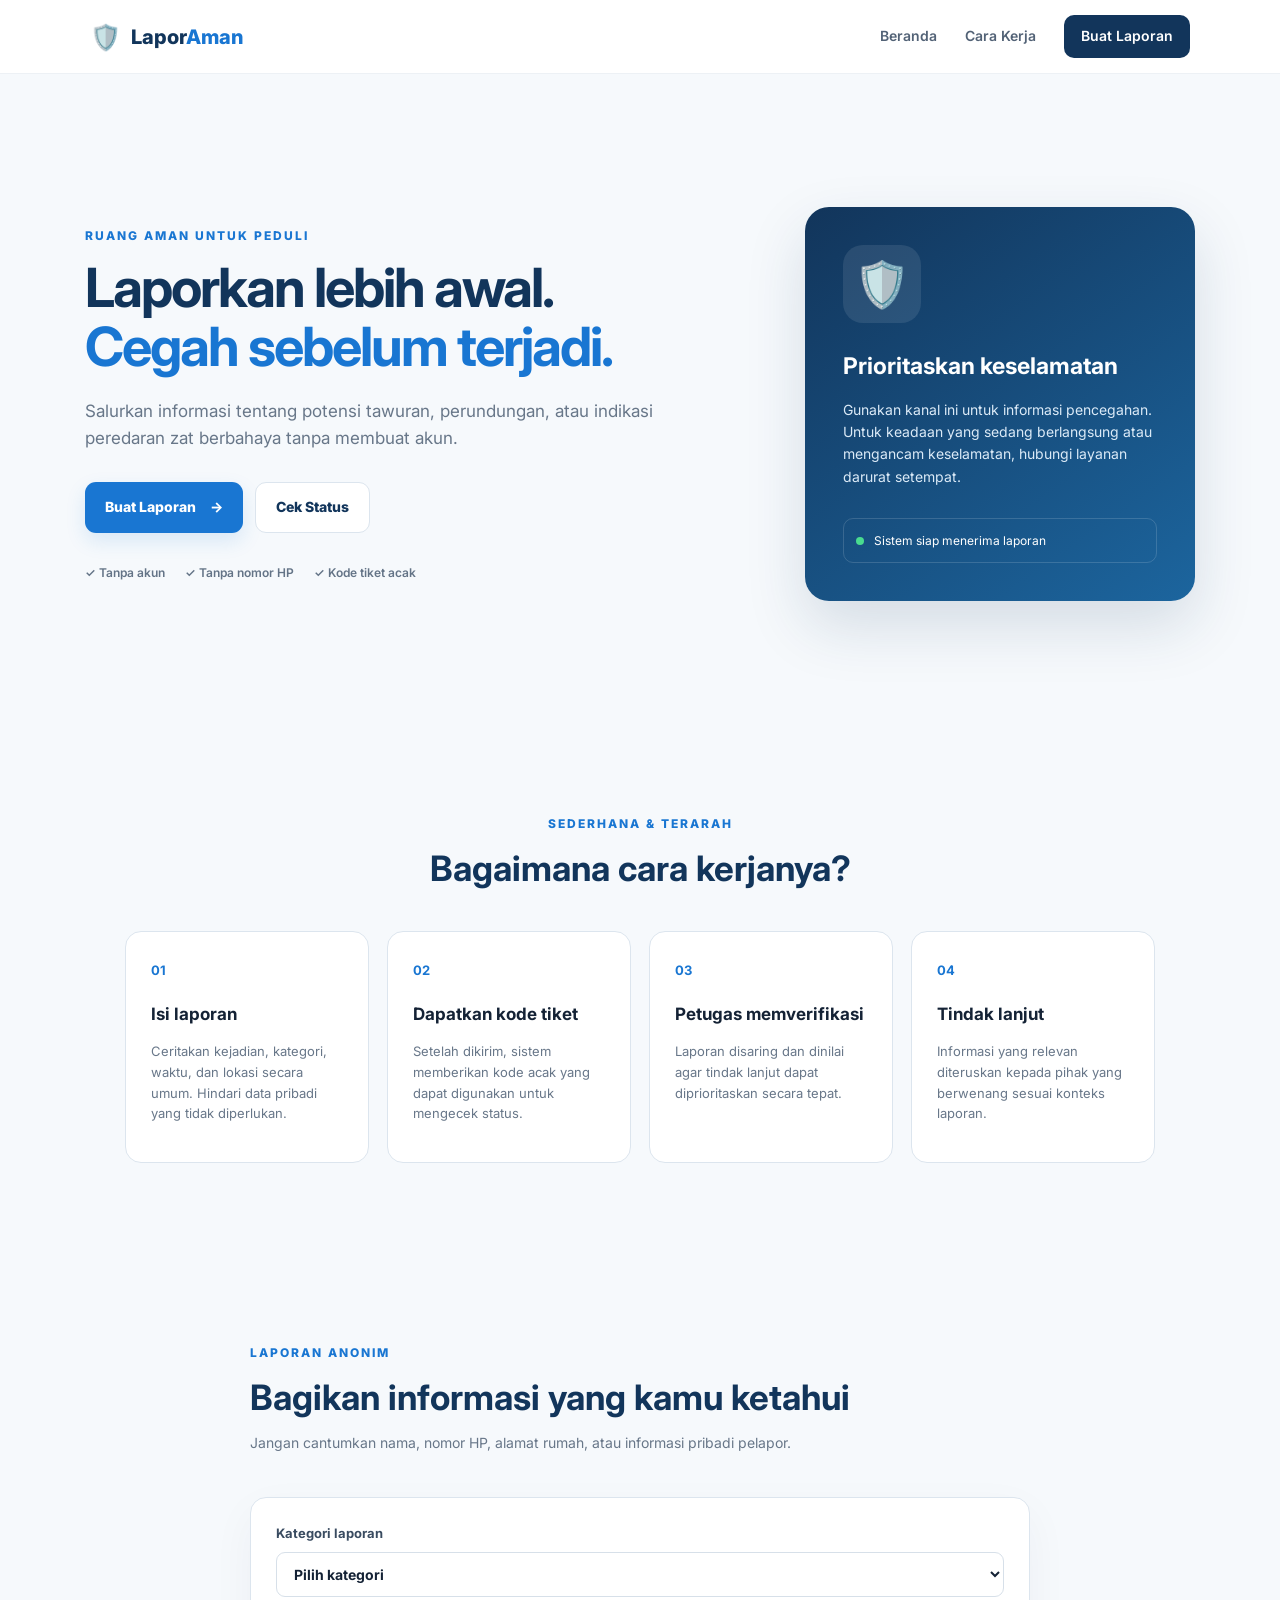
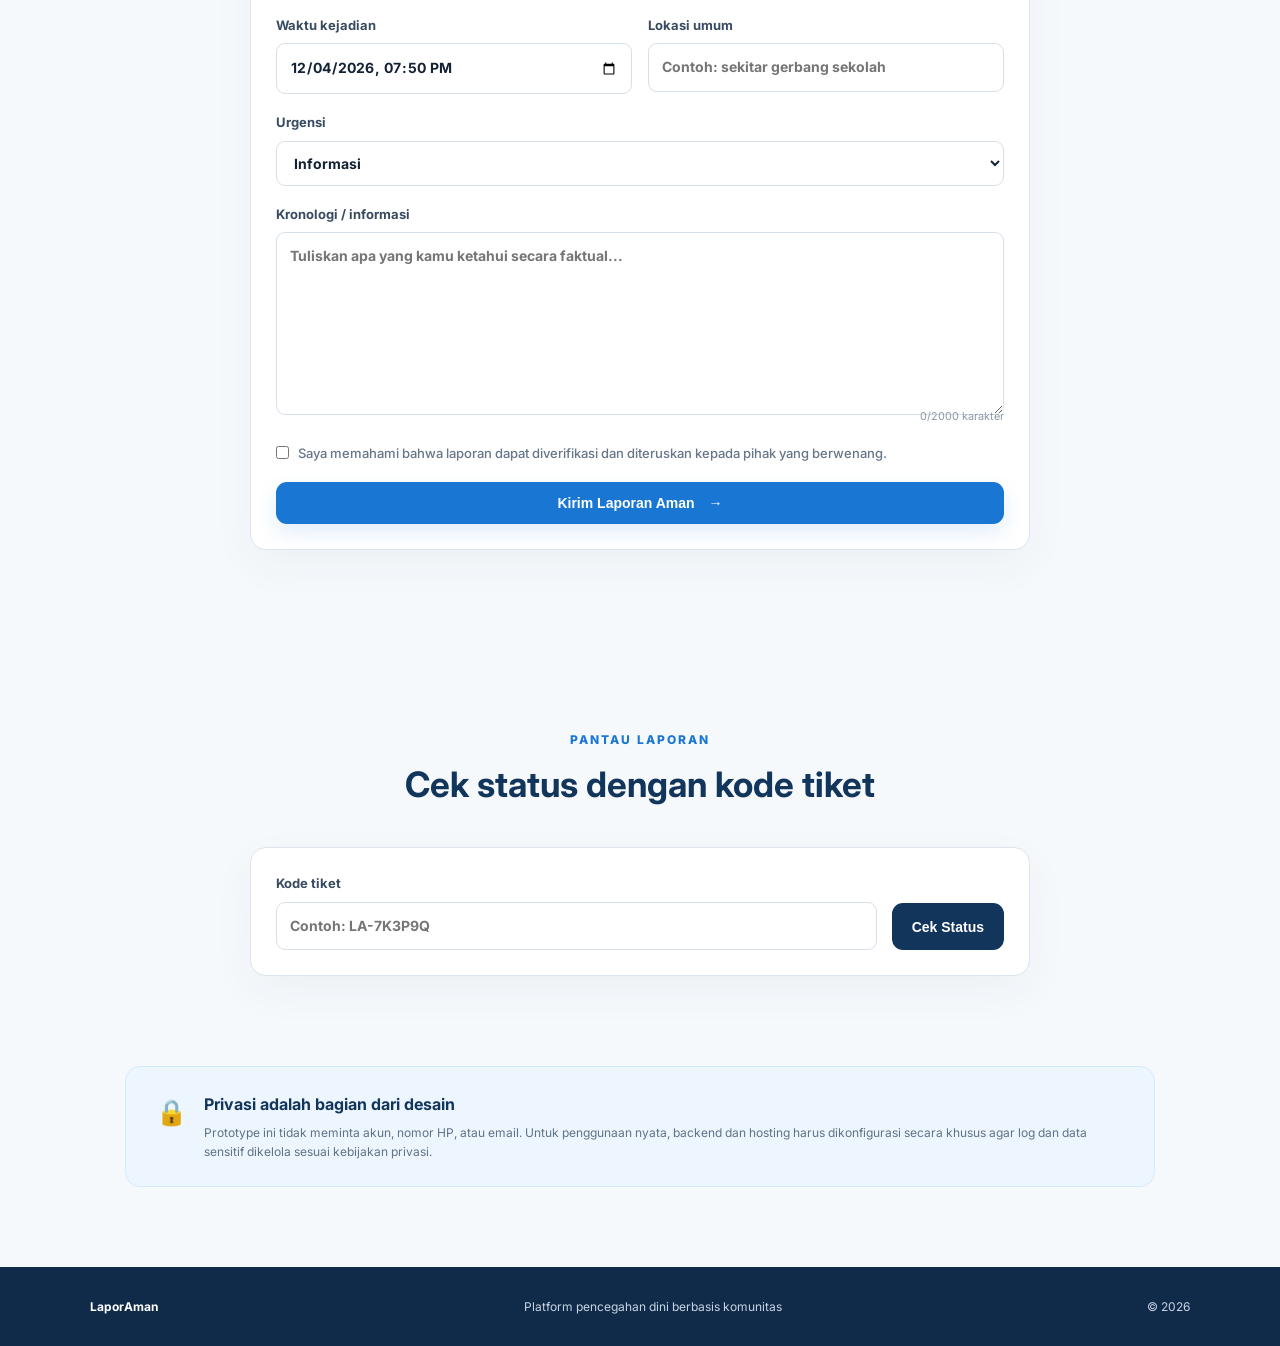
<file: index.html>
<!DOCTYPE html>
<html lang="id">
<head>
  <meta charset="UTF-8">
  <meta name="viewport" content="width=device-width, initial-scale=1.0">
  <meta name="theme-color" content="#12355b">
  <title>LaporAman — Laporan Anonim Lokal</title>
  <link rel="stylesheet" href="style.css">
</head>
<body>
<header class="topbar">
  <a class="brand" href="#home"><span class="brand-icon">🛡️</span><span>Lapor<span>Aman</span></span></a>
  <nav>
    <a href="#home">Beranda</a>
    <a href="#cara">Cara Kerja</a>
    <a href="#lapor" class="nav-btn">Buat Laporan</a>
  </nav>
</header>

<main>
<section id="home" class="hero">
  <div class="hero-copy">
    <div class="eyebrow">RUANG AMAN UNTUK PEDULI</div>
    <h1>Laporkan lebih awal.<br><span>Cegah sebelum terjadi.</span></h1>
    <p>Salurkan informasi tentang potensi tawuran, perundungan, atau indikasi peredaran zat berbahaya tanpa membuat akun.</p>
    <div class="hero-actions">
      <a href="#lapor" class="btn primary">Buat Laporan <span>→</span></a>
      <a href="#status" class="btn ghost">Cek Status</a>
    </div>
    <div class="trust-row"><span>✓ Tanpa akun</span><span>✓ Tanpa nomor HP</span><span>✓ Kode tiket acak</span></div>
  </div>
  <div class="hero-card">
    <div class="shield">🛡️</div>
    <h3>Prioritaskan keselamatan</h3>
    <p>Gunakan kanal ini untuk informasi pencegahan. Untuk keadaan yang sedang berlangsung atau mengancam keselamatan, hubungi layanan darurat setempat.</p>
    <div class="mini-status"><i></i> Sistem siap menerima laporan</div>
  </div>
</section>

<section id="cara" class="section">
  <div class="section-head"><div class="eyebrow">SEDERHANA & TERARAH</div><h2>Bagaimana cara kerjanya?</h2></div>
  <div class="steps">
    <article><b>01</b><h3>Isi laporan</h3><p>Ceritakan kejadian, kategori, waktu, dan lokasi secara umum. Hindari data pribadi yang tidak diperlukan.</p></article>
    <article><b>02</b><h3>Dapatkan kode tiket</h3><p>Setelah dikirim, sistem memberikan kode acak yang dapat digunakan untuk mengecek status.</p></article>
    <article><b>03</b><h3>Petugas memverifikasi</h3><p>Laporan disaring dan dinilai agar tindak lanjut dapat diprioritaskan secara tepat.</p></article>
    <article><b>04</b><h3>Tindak lanjut</h3><p>Informasi yang relevan diteruskan kepada pihak yang berwenang sesuai konteks laporan.</p></article>
  </div>
</section>

<section id="lapor" class="section form-section">
  <div class="section-head"><div class="eyebrow">LAPORAN ANONIM</div><h2>Bagikan informasi yang kamu ketahui</h2><p>Jangan cantumkan nama, nomor HP, alamat rumah, atau informasi pribadi pelapor.</p></div>
  <form id="reportForm" class="card">
    <label>Kategori laporan
      <select id="category" required>
        <option value="">Pilih kategori</option>
        <option>Tawuran / potensi bentrok</option>
        <option>Perundungan / bullying</option>
        <option>Indikasi miras</option>
        <option>Indikasi narkoba / zat terlarang</option>
        <option>Gangguan keamanan lainnya</option>
      </select>
    </label>
    <div class="grid2">
      <label>Waktu kejadian
        <input id="when" type="datetime-local" required>
      </label>
      <label>Lokasi umum
        <input id="where" type="text" maxlength="120" placeholder="Contoh: sekitar gerbang sekolah" required>
      </label>
    </div>
    <label>Urgensi
      <select id="urgency" required>
        <option value="normal">Informasi</option>
        <option value="tinggi">Perlu segera diperiksa</option>
        <option value="darurat">Darurat / risiko keselamatan</option>
      </select>
    </label>
    <label>Kronologi / informasi
      <textarea id="description" rows="7" maxlength="2000" placeholder="Tuliskan apa yang kamu ketahui secara faktual..." required></textarea>
      <small><span id="counter">0</span>/2000 karakter</small>
    </label>
    <label class="check"><input id="consent" type="checkbox" required> Saya memahami bahwa laporan dapat diverifikasi dan diteruskan kepada pihak yang berwenang.</label>
    <button class="btn primary full" type="submit">Kirim Laporan Aman <span>→</span></button>
  </form>
</section>

<section id="status" class="section status-section">
  <div class="section-head"><div class="eyebrow">PANTAU LAPORAN</div><h2>Cek status dengan kode tiket</h2></div>
  <form id="statusForm" class="card status-card">
    <label>Kode tiket
      <input id="ticketInput" placeholder="Contoh: LA-7K3P9Q" maxlength="10" required>
    </label>
    <button class="btn dark" type="submit">Cek Status</button>
    <div id="statusResult" class="status-result hidden"></div>
  </form>
</section>

<section class="privacy">
  <div><span class="lock">🔒</span><div><h3>Privasi adalah bagian dari desain</h3><p>Prototype ini tidak meminta akun, nomor HP, atau email. Untuk penggunaan nyata, backend dan hosting harus dikonfigurasi secara khusus agar log dan data sensitif dikelola sesuai kebijakan privasi.</p></div></div>
</section>
</main>

<footer><strong>LaporAman</strong><span>Platform pencegahan dini berbasis komunitas</span><span>© 2026</span></footer>
<div id="toast" class="toast"></div>
<script src="script.js"></script>
</body>
</html>
</file>
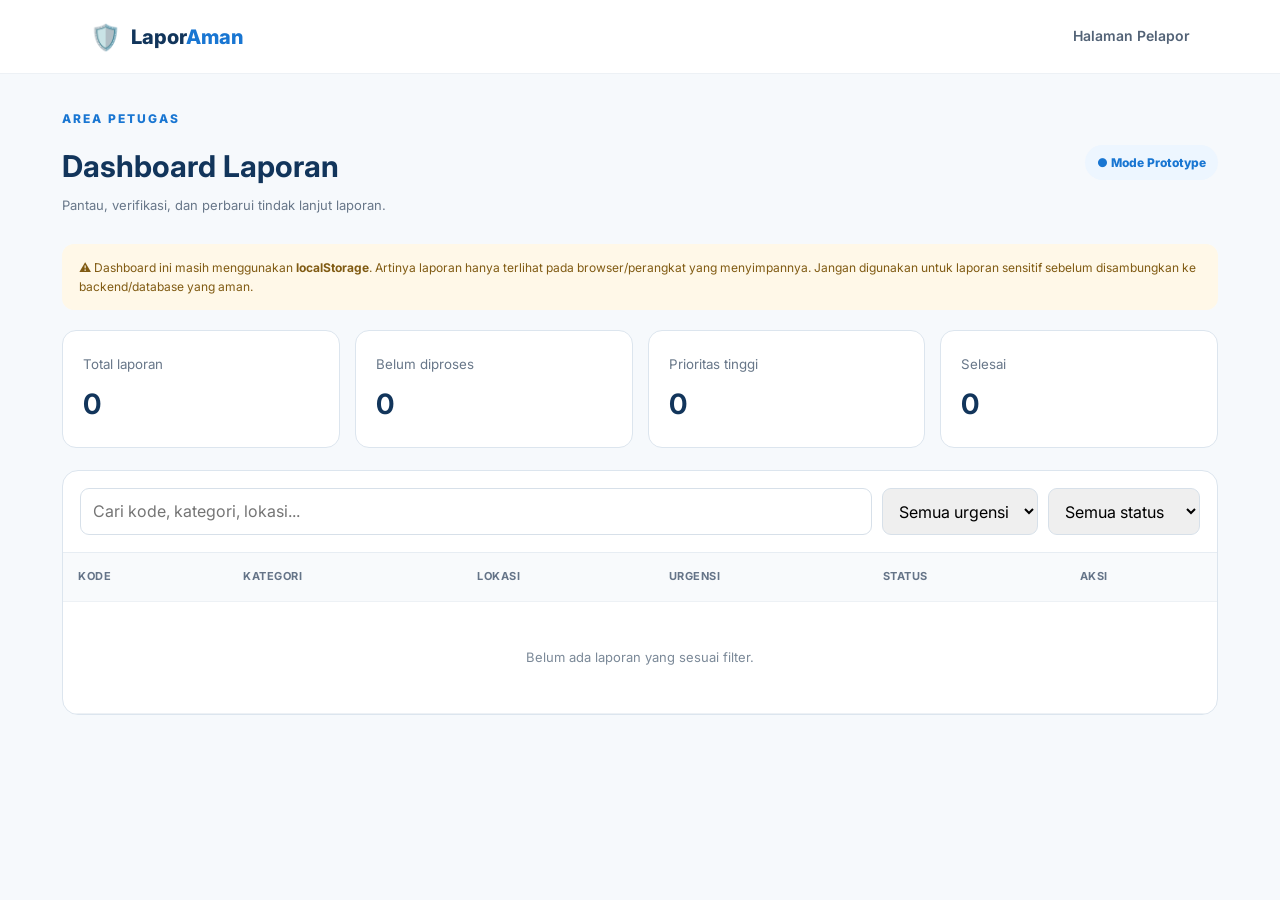
<file: dashboard.html>
<!DOCTYPE html>
<html lang="id">
<head>
<meta charset="UTF-8">
<meta name="viewport" content="width=device-width,initial-scale=1">
<title>Dashboard Petugas — LaporAman</title>
<link rel="stylesheet" href="style.css">
<style>
.dashboard{max-width:1200px;margin:auto;padding:35px 22px 70px}
.dash-head{display:flex;justify-content:space-between;align-items:center;gap:20px;margin-bottom:28px}
.dash-head h1{margin:0;color:#12355b;font-size:30px}.dash-head p{margin:5px 0 0;color:#687789;font-size:13px}
.badge{padding:8px 12px;border-radius:999px;background:#edf6ff;color:#1976d2;font-size:12px;font-weight:800}
.stats{display:grid;grid-template-columns:repeat(4,1fr);gap:15px;margin-bottom:22px}
.stat{background:#fff;border:1px solid #dce5ee;border-radius:14px;padding:20px}.stat small{color:#687789}.stat strong{display:block;font-size:28px;color:#12355b;margin-top:5px}
.panel{background:#fff;border:1px solid #dce5ee;border-radius:16px;overflow:hidden}
.toolbar{padding:17px;display:flex;gap:10px;flex-wrap:wrap;border-bottom:1px solid #e7edf3}
.toolbar input,.toolbar select{padding:10px 12px;border:1px solid #d7e0e9;border-radius:9px;font:inherit}
.toolbar input{min-width:220px;flex:1}.table-wrap{overflow:auto}table{width:100%;border-collapse:collapse;min-width:780px}th,td{text-align:left;padding:15px;border-bottom:1px solid #edf1f5;font-size:13px}th{background:#f8fafc;color:#657488;font-size:11px;text-transform:uppercase;letter-spacing:.5px}td{color:#33465a}
.priority{display:inline-block;padding:5px 8px;border-radius:7px;font-size:11px;font-weight:800}.normal{background:#edf8f2;color:#18734b}.tinggi{background:#fff5df;color:#9a6511}.darurat{background:#fff0f0;color:#b13d3d}
.status{border:0;padding:7px 9px;border-radius:7px;background:#f0f4f8;font-weight:700;color:#345;cursor:pointer}
.ticket{font-weight:800;color:#1976d2}.empty{text-align:center;padding:45px;color:#7b8998}
.modal{position:fixed;inset:0;background:#102b4966;display:none;align-items:center;justify-content:center;padding:20px;z-index:20}.modal.show{display:flex}.modal-box{background:#fff;border-radius:17px;max-width:650px;width:100%;max-height:90vh;overflow:auto;padding:27px}.modal-head{display:flex;justify-content:space-between;gap:20px}.close{border:0;background:#eef2f6;border-radius:8px;width:35px;height:35px;cursor:pointer}.detail{margin:20px 0}.detail div{padding:11px 0;border-bottom:1px solid #edf1f5}.detail b{display:block;font-size:11px;color:#788797;text-transform:uppercase;margin-bottom:3px}.detail p{margin:0;white-space:pre-wrap}.modal-actions{display:flex;gap:10px}.btn{border:0;border-radius:9px;padding:11px 15px;font-weight:800;cursor:pointer}.btn.dark{background:#12355b;color:#fff}.btn.light{background:#eef3f8;color:#345}
.notice{margin-bottom:20px;padding:14px 17px;border-radius:12px;background:#fff8e8;color:#805b13;font-size:12px}
@media(max-width:800px){.stats{grid-template-columns:1fr 1fr}.dash-head{align-items:flex-start;flex-direction:column}}@media(max-width:480px){.stats{grid-template-columns:1fr}}
</style>
</head>
<body>
<header class="topbar">
<a class="brand" href="index.html"><span class="brand-icon">🛡️</span><span>Lapor<span>Aman</span></span></a>
<nav><a href="index.html">Halaman Pelapor</a></nav>
</header>

<main class="dashboard">
<div class="dash-head">
<div><div class="eyebrow">AREA PETUGAS</div><h1>Dashboard Laporan</h1><p>Pantau, verifikasi, dan perbarui tindak lanjut laporan.</p></div>
<div class="badge">● Mode Prototype</div>
</div>

<div class="notice">⚠️ Dashboard ini masih menggunakan <b>localStorage</b>. Artinya laporan hanya terlihat pada browser/perangkat yang menyimpannya. Jangan digunakan untuk laporan sensitif sebelum disambungkan ke backend/database yang aman.</div>

<section class="stats">
<div class="stat"><small>Total laporan</small><strong id="total">0</strong></div>
<div class="stat"><small>Belum diproses</small><strong id="new">0</strong></div>
<div class="stat"><small>Prioritas tinggi</small><strong id="high">0</strong></div>
<div class="stat"><small>Selesai</small><strong id="done">0</strong></div>
</section>

<section class="panel">
<div class="toolbar">
<input id="search" placeholder="Cari kode, kategori, lokasi...">
<select id="filter"><option value="all">Semua urgensi</option><option value="darurat">Darurat</option><option value="tinggi">Perlu segera</option><option value="normal">Informasi</option></select>
<select id="statusFilter"><option value="all">Semua status</option><option>Diterima</option><option>Diverifikasi</option><option>Ditindaklanjuti</option><option>Selesai</option></select>
</div>
<div class="table-wrap">
<table><thead><tr><th>Kode</th><th>Kategori</th><th>Lokasi</th><th>Urgensi</th><th>Status</th><th>Aksi</th></tr></thead>
<tbody id="rows"></tbody></table>
</div>
</section>
</main>

<div class="modal" id="modal"><div class="modal-box">
<div class="modal-head"><div><div class="eyebrow">DETAIL LAPORAN</div><h2 id="modalTitle">Laporan</h2></div><button class="close" id="close">×</button></div>
<div id="detail" class="detail"></div>
<div class="modal-actions">
<button class="btn light" onclick="setStatus('Diverifikasi')">Tandai Diverifikasi</button>
<button class="btn dark" onclick="setStatus('Ditindaklanjuti')">Tandai Ditindaklanjuti</button>
<button class="btn light" onclick="setStatus('Selesai')">Tandai Selesai</button>
</div>
</div></div>

<script>
const getReports=()=>JSON.parse(localStorage.getItem("laporAmanReports")||"[]");
const saveReports=x=>localStorage.setItem("laporAmanReports",JSON.stringify(x));
let selected=null;

function updateStats(a){
 document.getElementById("total").textContent=a.length;
 document.getElementById("new").textContent=a.filter(x=>x.status==="Diterima").length;
 document.getElementById("high").textContent=a.filter(x=>x.urgency==="darurat"||x.urgency==="tinggi").length;
 document.getElementById("done").textContent=a.filter(x=>x.status==="Selesai").length;
}
function render(){
 const all=getReports();updateStats(all);
 const q=document.getElementById("search").value.toLowerCase();
 const f=document.getElementById("filter").value,s=document.getElementById("statusFilter").value;
 const a=all.filter(x=>(f==="all"||x.urgency===f)&&(s==="all"||x.status===s)&&
 [x.ticket,x.category,x.where,x.description].join(" ").toLowerCase().includes(q));
 const rows=document.getElementById("rows");
 rows.innerHTML=a.length?a.map((x,i)=>`<tr>
 <td class="ticket">${x.ticket}</td><td>${x.category}</td><td>${x.where}</td>
 <td><span class="priority ${x.urgency}">${x.urgency==="darurat"?"DARURAT":x.urgency==="tinggi"?"TINGGI":"NORMAL"}</span></td>
 <td><button class="status" onclick="openReport('${x.ticket}')">${x.status}</button></td>
 <td><button class="btn light" onclick="openReport('${x.ticket}')">Lihat</button></td></tr>`).join(""):`<tr><td colspan="6" class="empty">Belum ada laporan yang sesuai filter.</td></tr>`;
}
function openReport(ticket){
 const x=getReports().find(r=>r.ticket===ticket);if(!x)return;selected=ticket;
 document.getElementById("modalTitle").textContent=x.ticket;
 document.getElementById("detail").innerHTML=`
 <div><b>Kategori</b>${x.category}</div><div><b>Waktu kejadian</b>${new Date(x.when).toLocaleString("id-ID")}</div>
 <div><b>Lokasi umum</b>${escapeHtml(x.where)}</div><div><b>Urgensi</b>${x.urgency}</div>
 <div><b>Status</b>${x.status}</div><div><b>Kronologi</b><p>${escapeHtml(x.description)}</p></div>`;
 document.getElementById("modal").classList.add("show");
}
function escapeHtml(s){return String(s).replace(/[&<>"']/g,m=>({"&":"&amp;","<":"&lt;",">":"&gt;",'"':"&quot;","'":"&#039;"}[m]))}
function setStatus(status){
 if(!selected)return;
 const a=getReports(),i=a.findIndex(x=>x.ticket===selected);if(i<0)return;
 a[i].status=status;saveReports(a);document.getElementById("modal").classList.remove("show");render();
}
document.getElementById("close").onclick=()=>document.getElementById("modal").classList.remove("show");
document.getElementById("modal").onclick=e=>{if(e.target.id==="modal")e.currentTarget.classList.remove("show")};
["search","filter","statusFilter"].forEach(id=>document.getElementById(id).addEventListener("input",render));
render();
</script>
</body>
</html>
</file>
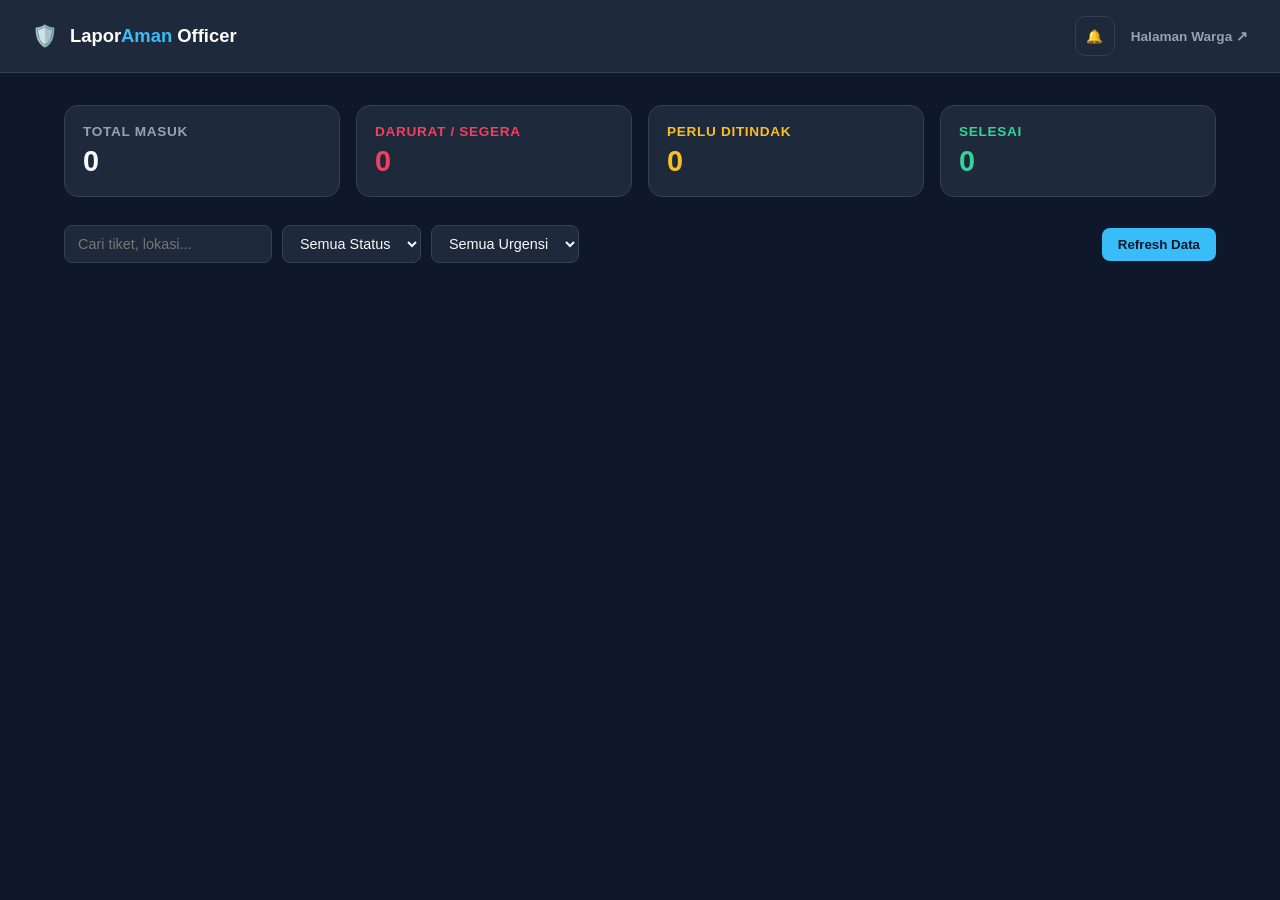
<file: petugasss.html>
<!DOCTYPE html>
<html lang="id">
<head>
  <meta charset="UTF-8">
  <meta name="viewport" content="width=device-width, initial-scale=1.0">
  <title>Portal Petugas — LaporAman</title>
  <style>
    :root {
      --bg: #0f172a;
      --surface: #1e293b;
      --surface-border: #334155;
      --text-main: #f8fafc;
      --text-muted: #94a3b8;
      --primary: #38bdf8;
      --primary-hover: #0ea5e9;
      --danger: #f43f5e;
      --warning: #fbbf24;
      --success: #34d399;
      --badge-darurat: rgba(244, 63, 94, 0.15);
      --badge-tinggi: rgba(251, 191, 36, 0.15);
      --badge-normal: rgba(56, 189, 248, 0.15);
    }

    * { box-sizing: border-box; margin: 0; padding: 0; }
    body {
      font-family: -apple-system, BlinkMacSystemFont, "Segoe UI", Roboto, Helvetica, Arial, sans-serif;
      background: var(--bg);
      color: var(--text-main);
      min-height: 100vh;
      display: flex;
      flex-direction: column;
    }

    header {
      background: #1e293b;
      border-bottom: 1px solid var(--surface-border);
      padding: 16px 32px;
      display: flex;
      align-items: center;
      justify-content: space-between;
      position: sticky;
      top: 0;
      z-index: 50;
    }

    .brand {
      display: flex;
      align-items: center;
      gap: 12px;
      font-size: 1.15rem;
      font-weight: 700;
      color: #fff;
    }

    .brand span { color: var(--primary); }

    .header-actions {
      display: flex;
      align-items: center;
      gap: 16px;
    }

    .bell-wrapper {
      position: relative;
      cursor: pointer;
      background: var(--surface);
      border: 1px solid var(--surface-border);
      width: 40px;
      height: 40px;
      border-radius: 10px;
      display: flex;
      align-items: center;
      justify-content: center;
      color: #fff;
    }

    .badge-dot {
      position: absolute;
      top: 8px;
      right: 8px;
      width: 9px;
      height: 9px;
      background: var(--danger);
      border-radius: 50%;
      border: 2px solid var(--surface);
      display: none;
    }

    .container {
      max-width: 1200px;
      width: 100%;
      margin: 0 auto;
      padding: 32px 24px;
      flex: 1;
    }

    .stats-grid {
      display: grid;
      grid-template-columns: repeat(auto-fit, minmax(200px, 1fr));
      gap: 16px;
      margin-bottom: 28px;
    }

    .stat-card {
      background: var(--surface);
      border: 1px solid var(--surface-border);
      border-radius: 14px;
      padding: 18px;
    }

    .stat-label {
      color: var(--text-muted);
      font-size: 0.85rem;
      font-weight: 600;
      text-transform: uppercase;
      letter-spacing: 0.05em;
    }

    .stat-val {
      font-size: 1.8rem;
      font-weight: 800;
      margin-top: 6px;
    }

    .toolbar {
      display: flex;
      gap: 12px;
      flex-wrap: wrap;
      justify-content: space-between;
      align-items: center;
      margin-bottom: 24px;
    }

    .filters {
      display: flex;
      gap: 10px;
      flex-wrap: wrap;
    }

    select, input {
      background: var(--surface);
      color: var(--text-main);
      border: 1px solid var(--surface-border);
      padding: 9px 13px;
      border-radius: 8px;
      font-size: 0.9rem;
      outline: none;
    }

    .btn-action {
      background: var(--primary);
      color: #0f172a;
      border: none;
      font-weight: 700;
      padding: 9px 16px;
      border-radius: 8px;
      cursor: pointer;
    }

    .report-grid {
      display: flex;
      flex-direction: column;
      gap: 14px;
    }

    .report-card {
      background: var(--surface);
      border: 1px solid var(--surface-border);
      border-radius: 14px;
      padding: 20px;
    }

    .report-header {
      display: flex;
      justify-content: space-between;
      align-items: flex-start;
      margin-bottom: 12px;
    }

    .ticket-badge {
      font-family: monospace;
      font-size: 0.95rem;
      font-weight: 700;
      color: var(--primary);
      background: rgba(56, 189, 248, 0.1);
      padding: 4px 8px;
      border-radius: 6px;
    }

    .urgency-badge {
      font-size: 0.8rem;
      font-weight: 700;
      padding: 3px 8px;
      border-radius: 20px;
      margin-left: 8px;
    }

    .urgency-darurat { background: var(--badge-darurat); color: var(--danger); }
    .urgency-tinggi { background: var(--badge-tinggi); color: var(--warning); }
    .urgency-normal { background: var(--badge-normal); color: var(--primary); }

    .report-meta {
      display: grid;
      grid-template-columns: repeat(auto-fit, minmax(200px, 1fr));
      gap: 10px;
      margin-bottom: 14px;
      font-size: 0.85rem;
      color: var(--text-muted);
    }

    .report-desc {
      background: #0f172a;
      padding: 14px;
      border-radius: 8px;
      font-size: 0.95rem;
      line-height: 1.5;
      margin-bottom: 14px;
      white-space: pre-wrap;
    }

    .report-footer {
      display: flex;
      justify-content: space-between;
      align-items: center;
      border-top: 1px solid var(--surface-border);
      padding-top: 14px;
    }

    .empty-state {
      text-align: center;
      padding: 40px;
      color: var(--text-muted);
      background: var(--surface);
      border-radius: 12px;
      border: 1px dashed var(--surface-border);
    }

    .toast-popup {
      position: fixed;
      bottom: 24px;
      right: 24px;
      background: #0284c7;
      color: #fff;
      padding: 12px 18px;
      border-radius: 8px;
      display: none;
      font-weight: 600;
      font-size: 0.9rem;
      z-index: 100;
    }
  </style>
</head>
<body>

<header>
  <div class="brand">
    <div style="font-size: 1.3rem;">🛡️</div>
    <div>Lapor<span>Aman</span> Officer</div>
  </div>
  <div class="header-actions">
    <button class="bell-wrapper" id="bellBtn" title="Tes Notifikasi Suara">
      🔔
      <div class="badge-dot" id="bellDot"></div>
    </button>
    <a href="index.html" style="color: var(--text-muted); text-decoration: none; font-size: 0.85rem; font-weight: 600;">Halaman Warga ↗</a>
  </div>
</header>

<div class="container">
  <div class="stats-grid">
    <div class="stat-card">
      <div class="stat-label">Total Masuk</div>
      <div class="stat-val" id="statTotal">0</div>
    </div>
    <div class="stat-card">
      <div class="stat-label" style="color: var(--danger)">Darurat / Segera</div>
      <div class="stat-val" id="statUrgent" style="color: var(--danger)">0</div>
    </div>
    <div class="stat-card">
      <div class="stat-label" style="color: var(--warning)">Perlu Ditindak</div>
      <div class="stat-val" id="statPending" style="color: var(--warning)">0</div>
    </div>
    <div class="stat-card">
      <div class="stat-label" style="color: var(--success)">Selesai</div>
      <div class="stat-val" id="statResolved" style="color: var(--success)">0</div>
    </div>
  </div>

  <div class="toolbar">
    <div class="filters">
      <input type="text" id="searchBox" placeholder="Cari tiket, lokasi...">
      <select id="filterStatus">
        <option value="all">Semua Status</option>
        <option value="Diterima">Diterima</option>
        <option value="Diproses">Diproses</option>
        <option value="Selesai">Selesai</option>
      </select>
      <select id="filterUrgency">
        <option value="all">Semua Urgensi</option>
        <option value="darurat">Darurat</option>
        <option value="tinggi">Tinggi</option>
        <option value="normal">Normal</option>
      </select>
    </div>
    <button class="btn-action" id="refreshBtn">Refresh Data</button>
  </div>

  <div class="report-grid" id="reportList"></div>
</div>

<div class="toast-popup" id="toastBox"></div>

<script>
  let lastReportCount = 0;

  function playSound() {
    try {
      const ctx = new (window.AudioContext || window.webkitAudioContext)();
      const osc = ctx.createOscillator();
      const gain = ctx.createGain();
      osc.type = "sine";
      osc.frequency.setValueAtTime(587.33, ctx.currentTime);
      osc.frequency.exponentialRampToValueAtTime(880, ctx.currentTime + 0.15);
      gain.gain.setValueAtTime(0.3, ctx.currentTime);
      gain.gain.exponentialRampToValueAtTime(0.01, ctx.currentTime + 0.5);
      osc.connect(gain);
      gain.connect(ctx.destination);
      osc.start();
      osc.stop(ctx.currentTime + 0.5);
    } catch(e) {}
  }

  function showToast(msg) {
    const t = document.getElementById("toastBox");
    t.textContent = msg;
    t.style.display = "block";
    setTimeout(() => { t.style.display = "none"; }, 3500);
  }

  function getReports() {
    return JSON.parse(localStorage.getItem("laporAmanReports") || "[]");
  }

  function saveReports(data) {
    localStorage.setItem("laporAmanReports", JSON.stringify(data));
  }

  function updateStatus(ticket, newStatus) {
    const list = getReports();
    const idx = list.findIndex(r => r.ticket === ticket);
    if (idx !== -1) {
      list[idx].status = newStatus;
      saveReports(list);
      showToast("Status tiket " + ticket + " diperbarui ke " + newStatus);
      renderUI();
    }
  }

  function renderUI() {
    const reports = getReports();
    const query = (document.getElementById("searchBox").value || "").toLowerCase();
    const fStatus = document.getElementById("filterStatus").value;
    const fUrgency = document.
</file>
<file: style.css>
@import url('https://fonts.googleapis.com/css2?family=Inter:wght@400;500;600;700;800&display=swap');
:root{--navy:#12355b;--blue:#1976d2;--sky:#eaf4ff;--ink:#142235;--muted:#687789;--line:#dce5ee;--bg:#f6f9fc;--white:#fff;--green:#20a36a;--orange:#e88924;--red:#d94b4b}
*{box-sizing:border-box}html{scroll-behavior:smooth}body{margin:0;font-family:Inter,Arial,sans-serif;color:var(--ink);background:var(--bg);line-height:1.6}.topbar{height:74px;background:#fff;display:flex;align-items:center;justify-content:space-between;padding:0 7%;border-bottom:1px solid #edf1f5;position:sticky;top:0;z-index:5}.brand{display:flex;align-items:center;gap:10px;text-decoration:none;color:var(--navy);font-size:20px;font-weight:800}.brand span span{color:var(--blue)}.brand-icon{font-size:25px}.topbar nav{display:flex;gap:28px;align-items:center}.topbar nav a{color:#526276;text-decoration:none;font-weight:600;font-size:14px}.topbar .nav-btn{background:var(--navy);color:#fff;padding:10px 17px;border-radius:10px}.hero{max-width:1180px;margin:auto;min-height:650px;padding:90px 35px 80px;display:grid;grid-template-columns:1.25fr .75fr;gap:70px;align-items:center}.eyebrow{font-size:12px;letter-spacing:2px;font-weight:800;color:var(--blue);margin-bottom:14px}.hero h1{font-size:54px;line-height:1.08;letter-spacing:-2px;margin:0 0 22px;color:var(--navy)}.hero h1 span{color:var(--blue)}.hero-copy>p{font-size:17px;color:var(--muted);max-width:650px}.hero-actions{display:flex;gap:12px;margin:30px 0}.btn{border:0;border-radius:11px;padding:13px 20px;font-weight:800;font-size:14px;cursor:pointer;text-decoration:none;display:inline-flex;align-items:center;justify-content:center;gap:14px}.primary{background:var(--blue);color:#fff;box-shadow:0 8px 20px #1976d222}.ghost{background:#fff;color:var(--navy);border:1px solid var(--line)}.dark{background:var(--navy);color:#fff}.full{width:100%}.trust-row{display:flex;gap:20px;color:#647487;font-size:12px;font-weight:600}.hero-card{background:linear-gradient(145deg,#12355b,#1c659e);color:#fff;border-radius:24px;padding:38px;box-shadow:0 25px 60px #12355b25}.shield{font-size:45px;background:#ffffff18;width:78px;height:78px;border-radius:20px;display:grid;place-items:center}.hero-card h3{font-size:23px;margin:25px 0 8px}.hero-card p{color:#dbeaf7;font-size:14px}.mini-status{margin-top:30px;padding:12px;border:1px solid #ffffff25;border-radius:10px;font-size:12px}.mini-status i{display:inline-block;width:8px;height:8px;background:#49db8f;border-radius:50%;margin-right:7px}.section{max-width:1100px;margin:auto;padding:90px 35px}.section-head{text-align:center;margin-bottom:42px}.section-head h2{font-size:35px;line-height:1.2;margin:0 0 10px;color:var(--navy)}.section-head p{color:var(--muted);font-size:14px}.steps{display:grid;grid-template-columns:repeat(4,1fr);gap:18px}.steps article,.card{background:#fff;border:1px solid var(--line);border-radius:16px;padding:25px}.steps b{color:var(--blue);font-size:13px}.steps h3{margin:18px 0 7px;font-size:17px}.steps p{color:var(--muted);font-size:13px}.form-section{max-width:850px}.form-section .section-head{text-align:left}.card{box-shadow:0 15px 45px #17304c0b}.card label{display:block;font-size:13px;font-weight:700;color:#394b60;margin-bottom:18px}.card input,.card select,.card textarea{width:100%;margin-top:8px;border:1px solid #d7e0e9;border-radius:9px;padding:12px 13px;font:inherit;font-size:14px;color:var(--ink);background:#fff;outline:none}.card textarea{resize:vertical}.card input:focus,.card select:focus,.card textarea:focus{border-color:var(--blue);box-shadow:0 0 0 3px #1976d214}.grid2{display:grid;grid-template-columns:1fr 1fr;gap:16px}.card small{display:block;text-align:right;color:#8b98a8;font-weight:400;margin-top:-13px;margin-bottom:16px}.check{display:flex!important;gap:9px;align-items:flex-start;font-weight:500!important;color:#667588!important}.check input{width:auto;margin:3px 0 0}.status-section{max-width:850px}.status-card{display:grid;grid-template-columns:1fr auto;gap:15px;align-items:end}.status-card label{margin:0}.status-card .btn{height:47px}.status-result{grid-column:1/-1;border-radius:11px;padding:15px;background:#eef8f2;color:#186b46;font-size:13px;font-weight:700}.hidden{display:none}.privacy{max-width:1030px;margin:0 auto 80px;padding:25px 30px;background:#edf6ff;border:1px solid #d5eaff;border-radius:15px}.privacy>div{display:flex;gap:17px;align-items:flex-start}.lock{font-size:25px}.privacy h3{margin:0 0 5px;color:var(--navy);font-size:16px}.privacy p{margin:0;color:#607286;font-size:12px}footer{background:#102b49;color:#c7d5e4;padding:30px 7%;display:flex;justify-content:space-between;gap:20px;font-size:12px}footer strong{color:#fff}.toast{position:fixed;right:22px;bottom:22px;background:#102b49;color:#fff;padding:15px 18px;border-radius:12px;box-shadow:0 12px 35px #0003;transform:translateY(120px);opacity:0;transition:.3s;z-index:20;font-size:13px}.toast.show{transform:translateY(0);opacity:1}@media(max-width:800px){.topbar{padding:0 20px}.topbar nav a:not(.nav-btn){display:none}.hero{grid-template-columns:1fr;padding:60px 22px}.hero h1{font-size:42px}.steps{grid-template-columns:1fr 1fr}.section{padding:65px 22px}.grid2,.status-card{grid-template-columns:1fr}.status-card .btn{width:100%}.trust-row{flex-direction:column;gap:5px}footer{flex-direction:column}}
@media(max-width:480px){.steps{grid-template-columns:1fr}.hero-actions{flex-direction:column}.btn{width:100%}}
</file>
